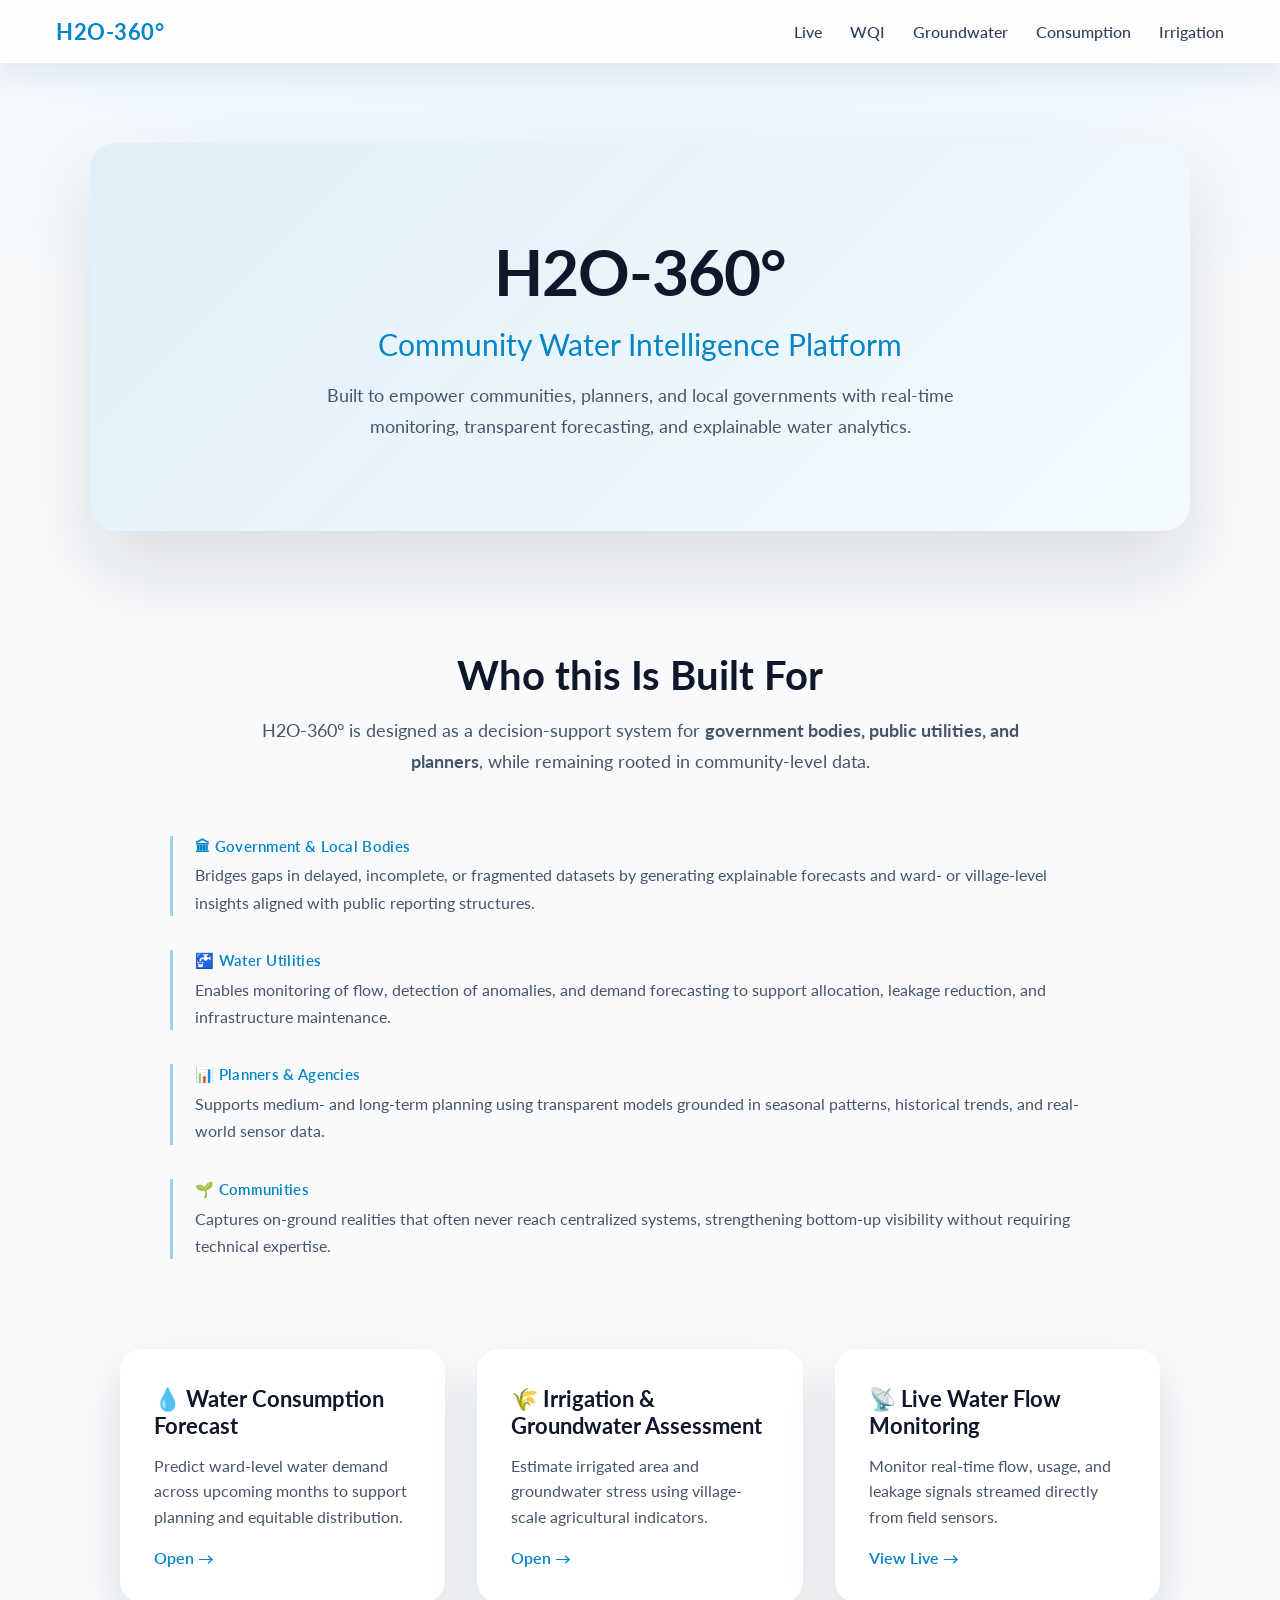
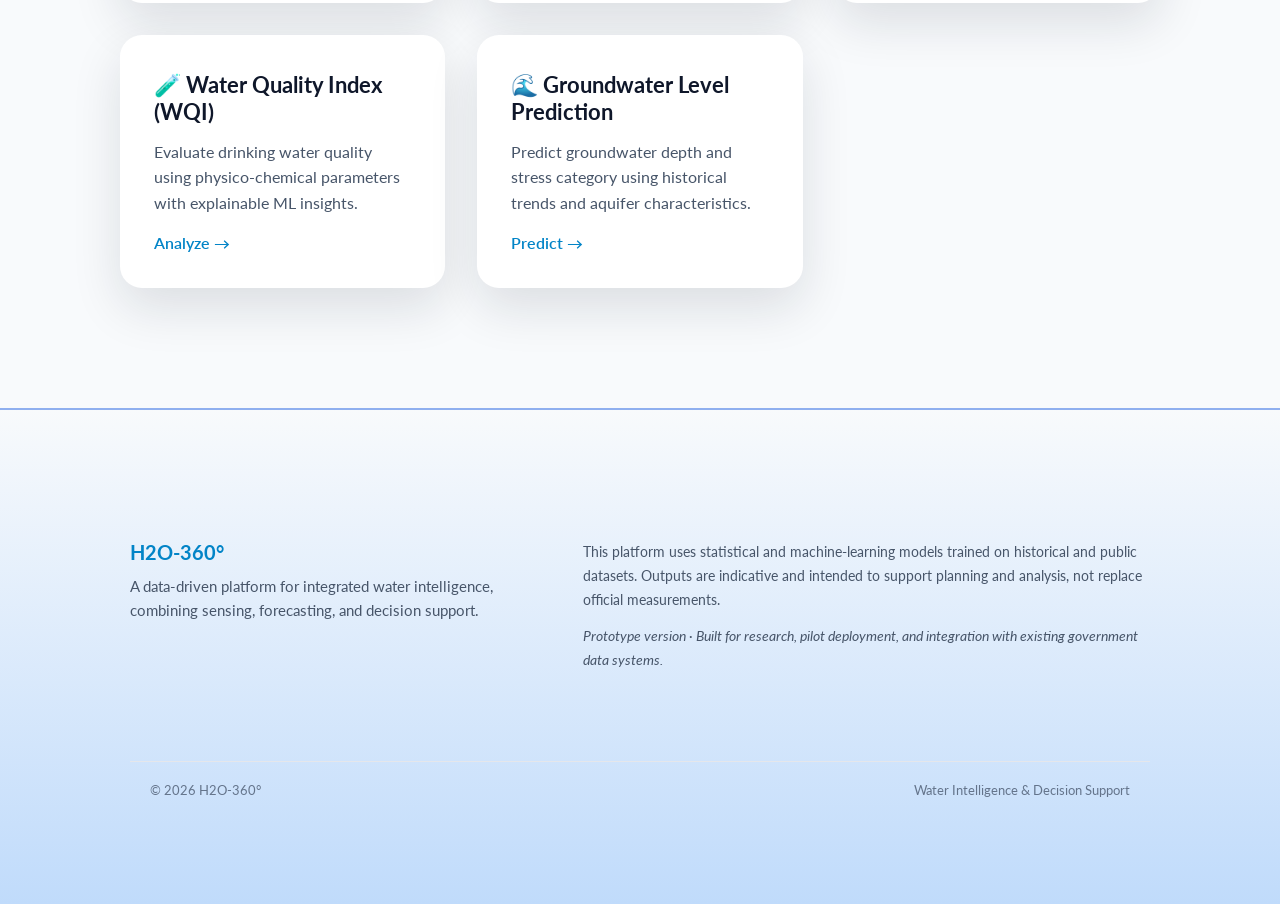
<file: templates/index.html>
<!DOCTYPE html>
<html lang="en">
<head>
    <meta charset="UTF-8">
    <title>H2O-360° | Community Water Intelligence</title>

    <link rel="preconnect" href="https://fonts.gstatic.com" crossorigin>
    <link href="https://fonts.googleapis.com/css2?family=Lato:wght@300;400;700&display=swap" rel="stylesheet">

    <style>
        /* ===== RESET ===== */
        * {
            margin: 0;
            padding: 0;
            box-sizing: border-box;
            font-family: 'Lato', sans-serif;
        }

        body {
            background: radial-gradient(1200px 600px at 50% -10%, #e0f2fe, #f8fafc);
            color: #0f172a;
        }

        a {
            text-decoration: none;
            color: inherit;
        }

        /* ===== NAVBAR ===== */
        .navbar {
            position: sticky;
            top: 0;
            z-index: 10;
            display: flex;
            justify-content: space-between;
            align-items: center;
            padding: 18px 56px;
            background: rgba(255,255,255,0.85);
            backdrop-filter: blur(10px);
            box-shadow: 0 10px 30px rgba(15,23,42,0.08);
        }

        .logo {
            font-size: 22px;
            font-weight: 700;
            color: #0284c7;
            letter-spacing: 0.5px;
        }

        .nav-links {
            display: flex;
            list-style: none;
            gap: 28px;
        }

        .nav-links a {
            font-weight: 500;
            color: #334155;
            position: relative;
        }

        .nav-links a::after {
            content: "";
            position: absolute;
            left: 0;
            bottom: -4px;
            width: 0;
            height: 2px;
            background: #0284c7;
            transition: width 0.3s ease;
        }

        .nav-links a:hover::after {
            width: 100%;
        }

        /* ===== HERO ===== */
        .hero {
            max-width: 1100px;
            margin: 80px auto 40px;
            padding: 90px 60px;
            border-radius: 26px;
            background:
                linear-gradient(135deg, rgba(2,132,199,0.12), rgba(14,165,233,0.05)),
                white;
            box-shadow: 0 40px 80px rgba(15,23,42,0.12);
            text-align: center;
            animation: fadeUp 0.9s ease forwards;
        }

        .hero h1 {
            font-size: clamp(44px, 6vw, 64px);
            font-weight: 700;
            letter-spacing: -1px;
            margin-bottom: 16px;
        }

        .hero-content h2 {
            font-size: clamp(22px, 3vw, 30px);
            font-weight: 400;
            color: #0284c7;
            margin-bottom: 18px;
        }

        .hero-content p {
            max-width: 700px;
            margin: 0 auto;
            font-size: 18px;
            line-height: 1.7;
            color: #475569;
        }

        /* ===== COMMUNITY SECTION ===== */
        .community {
            max-width: 900px;
            margin: 80px auto 40px;
            text-align: center;
            padding: 0 20px;
        }

        .community h2 {
            font-size: 34px;
            margin-bottom: 14px;
        }

        .community p {
            font-size: 17px;
            color: #475569;
            line-height: 1.7;
            max-width: 720px;
            margin: 0 auto;
        }

        /* ===== TOOL GRID ===== */
        .tool-grid {
            max-width: 1100px;
            margin: 70px auto 120px;
            display: grid;
            grid-template-columns: repeat(auto-fit, minmax(280px, 1fr));
            gap: 32px;
            padding: 0 30px;
        }

        .tool-card {
            position: relative;
            background: white;
            border-radius: 22px;
            padding: 36px 34px;
            box-shadow: 0 20px 50px rgba(15,23,42,0.12);
            transition: transform 0.35s ease, box-shadow 0.35s ease;
            overflow: hidden;
        }

        .tool-card::before {
            content: "";
            position: absolute;
            inset: 0;
            background: linear-gradient(
                135deg,
                rgba(56,189,248,0.18),
                rgba(14,165,233,0.08)
            );
            opacity: 0;
            transition: opacity 0.35s ease;
        }

        .tool-card:hover::before {
            opacity: 1;
        }

        .tool-card:hover {
            transform: translateY(-10px);
            box-shadow: 0 35px 80px rgba(15,23,42,0.18);
        }

        .tool-card h3 {
            font-size: 22px;
            margin-bottom: 14px;
            position: relative;
            z-index: 1;
        }

        .tool-card p {
            font-size: 16px;
            color: #475569;
            line-height: 1.6;
            position: relative;
            z-index: 1;
        }

        .tool-card span {
            display: inline-block;
            margin-top: 18px;
            font-weight: 600;
            color: #0284c7;
            position: relative;
            z-index: 1;
        }

        /* ===== ANIMATION ===== */
        @keyframes fadeUp {
            from {
                opacity: 0;
                transform: translateY(24px);
            }
            to {
                opacity: 1;
                transform: translateY(0);
            }
        }

        @media (max-width: 600px) {
            .hero {
                padding: 70px 26px;
            }
        }

        /* ===== FOOTER ===== */
.footer {
    margin-top: 120px;
    background: linear-gradient(
        180deg,
        rgba(2,132,199,0.08),
        rgba(255,255,255,0.95)
    );
    border-top: 1px solid rgba(15,23,42,0.08);
}

.footer-inner {
    max-width: 1200px;
    margin: 0 auto;
    padding: 60px 40px 40px;
    display: grid;
    grid-template-columns: 1.2fr 1fr 1.4fr;
    gap: 48px;
}

.footer-brand h3 {
    font-size: 22px;
    font-weight: 700;
    color: #0284c7;
    margin-bottom: 14px;
}

.footer-brand p {
    font-size: 15.5px;
    line-height: 1.7;
    color: #475569;
}

.footer-section h4 {
    font-size: 16px;
    font-weight: 700;
    margin-bottom: 14px;
    color: #0f172a;
}

.footer-section ul {
    list-style: none;
}

.footer-section ul li {
    font-size: 15px;
    margin-bottom: 8px;
    color: #475569;
}

.footer-section p {
    font-size: 15px;
    line-height: 1.7;
    color: #475569;
}

.footer-bottom {
    text-align: center;
    padding: 18px 20px 26px;
    font-size: 13.5px;
    color: #64748b;
}

/* ===== RESPONSIVE ===== */
@media (max-width: 900px) {
    .footer-inner {
        grid-template-columns: 1fr;
        gap: 36px;
    }
}
/* ===== COMMUNITY / AUDIENCE SECTION ===== */
.community-section {
    max-width: 1100px;
    margin: 100px auto 80px;
    padding: 0 30px;
    text-align: center;
}

.community-section h2 {
    font-size: clamp(30px, 4vw, 38px);
    margin-bottom: 18px;
    color: #0f172a;
}

.community-lead {
    max-width: 820px;
    margin: 0 auto 50px;
    font-size: 18px;
    line-height: 1.7;
    color: #475569;
}

.audience-grid {
    display: grid;
    grid-template-columns: repeat(auto-fit, minmax(240px, 1fr));
    gap: 28px;
}

.audience-card {
    background: white;
    padding: 30px 28px;
    border-radius: 20px;
    box-shadow: 0 16px 40px rgba(15,23,42,0.1);
    transition: transform 0.3s ease, box-shadow 0.3s ease;
    text-align: left;
}

.audience-card:hover {
    transform: translateY(-8px);
    box-shadow: 0 28px 60px rgba(15,23,42,0.16);
}

.audience-card h3 {
    font-size: 18px;
    margin-bottom: 10px;
    color: #0284c7;
}

.audience-card p {
    font-size: 15.5px;
    line-height: 1.6;
    color: #475569;
}

/* ===== AUDIENCE SECTION (NO CARDS) ===== */
.audience-section {
    max-width: 1000px;
    margin: 120px auto 90px;
    padding: 0 30px;
}

.audience-header {
    text-align: center;
    margin-bottom: 60px;
}

.audience-header h2 {
    font-size: clamp(32px, 4vw, 40px);
    margin-bottom: 16px;
    color: #0f172a;
}

.audience-header p {
    max-width: 820px;
    margin: 0 auto;
    font-size: 18px;
    line-height: 1.7;
    color: #475569;
}

.audience-list {
    display: flex;
    flex-direction: column;
    gap: 34px;
}

.audience-item {
    padding-left: 22px;
    border-left: 3px solid rgba(2, 132, 199, 0.35);
}

.audience-tag {
    display: inline-block;
    font-weight: 600;
    font-size: 15px;
    letter-spacing: 0.3px;
    color: #0284c7;
    margin-bottom: 6px;
}

.audience-item p {
    font-size: 16px;
    line-height: 1.7;
    color: #475569;
    max-width: 900px;
}

.site-footer {
    margin-top: 120px;
    padding: 70px 24px 40px;
    background: linear-gradient(
        180deg,
        #f8fafc,
        #c0dbfb
    );
    border-top: 2px solid #8fafef;
}

.footer-inner {
    max-width: 1100px;
    margin: 0 auto;
    display: grid;
    grid-template-columns: 1fr 1.4fr;
    gap: 48px;
}

.footer-brand h3 {
    font-size: 20px;
    font-weight: 700;
    color: #0284c7;
    margin-bottom: 10px;
}

.footer-brand p {
    font-size: 15px;
    line-height: 1.6;
    color: #475569;
    max-width: 420px;
}

.footer-meta p {
    font-size: 14px;
    line-height: 1.7;
    color: #475569;
    margin-bottom: 12px;
}

.footer-note {
    font-style: italic;
    color: #64748b;
}

.footer-bottom {
    grid-column: 1 / -1;
    margin-top: 30px;
    padding-top: 20px;
    border-top: 1px solid #e5e7eb;
    display: flex;
    justify-content: space-between;
    font-size: 13px;
    color: #64748b;
}

@media (max-width: 768px) {
    .footer-inner {
        grid-template-columns: 1fr;
        gap: 28px;
    }

    .footer-bottom {
        flex-direction: column;
        gap: 8px;
    }
}



    </style>
</head>

<body>

<nav class="navbar">
    <div class="logo">H2O-360°</div>
    <ul class="nav-links">
        <li><a href="/live" target="_blank">Live</a></li>
        <li><a href="/wqi" target="_blank">WQI</a></li>
        <li><a href="/groundwater" target="_blank">Groundwater</a></li>
        <li><a href="/consumption" target="_blank">Consumption</a></li>
        <li><a href="/irrigation" target="_blank">Irrigation</a></li>
    </ul>
</nav>

<main>

    <!-- HERO -->
    <section class="hero">
        <h1>H2O-360°</h1>
        <div class="hero-content">
            <h2>Community Water Intelligence Platform</h2>
            <p>
                Built to empower communities, planners, and local governments
                with real-time monitoring, transparent forecasting, and
                explainable water analytics.
            </p>
        </div>
    </section>

    <!-- COMMUNITY MESSAGE -->
    <section class="audience-section">
    <div class="audience-header">
        <h2>Who this Is Built For</h2>
        <p>
            H2O-360° is designed as a decision-support system for
            <strong>government bodies, public utilities, and planners</strong>,
            while remaining rooted in community-level data.
        </p>
    </div>

    <div class="audience-list">

        <div class="audience-item">
            <span class="audience-tag">🏛 Government & Local Bodies</span>
            <p>
                Bridges gaps in delayed, incomplete, or fragmented datasets by
                generating explainable forecasts and ward- or village-level insights
                aligned with public reporting structures.
            </p>
        </div>

        <div class="audience-item">
            <span class="audience-tag">🚰 Water Utilities</span>
            <p>
                Enables monitoring of flow, detection of anomalies, and demand
                forecasting to support allocation, leakage reduction,
                and infrastructure maintenance.
            </p>
        </div>

        <div class="audience-item">
            <span class="audience-tag">📊 Planners & Agencies</span>
            <p>
                Supports medium- and long-term planning using transparent models
                grounded in seasonal patterns, historical trends,
                and real-world sensor data.
            </p>
        </div>

        <div class="audience-item">
            <span class="audience-tag">🌱 Communities</span>
            <p>
                Captures on-ground realities that often never reach centralized
                systems, strengthening bottom-up visibility without requiring
                technical expertise.
            </p>
        </div>

    </div>
</section>



    <!-- TOOLS -->
    <section class="tool-grid">

        <a href="/consumption" class="tool-card">
            <h3>💧 Water Consumption Forecast</h3>
            <p>
                Predict ward-level water demand across upcoming months
                to support planning and equitable distribution.
            </p>
            <span>Open →</span>
        </a>

        <a href="/irrigation" class="tool-card">
            <h3>🌾 Irrigation & Groundwater Assessment</h3>
            <p>
                Estimate irrigated area and groundwater stress using
                village-scale agricultural indicators.
            </p>
            <span>Open →</span>
        </a>

        <a href="/live" class="tool-card">
            <h3>📡 Live Water Flow Monitoring</h3>
            <p>
                Monitor real-time flow, usage, and leakage signals
                streamed directly from field sensors.
            </p>
            <span>View Live →</span>
        </a>

        <a href="/wqi" class="tool-card">
            <h3>🧪 Water Quality Index (WQI)</h3>
            <p>
                Evaluate drinking water quality using physico-chemical
                parameters with explainable ML insights.
            </p>
            <span>Analyze →</span>
        </a>

        <a href="/groundwater" class="tool-card">
            <h3>🌊 Groundwater Level Prediction</h3>
            <p>
                Predict groundwater depth and stress category
                using historical trends and aquifer characteristics.
            </p>
            <span>Predict →</span>
        </a>

    </section>

<footer class="site-footer">
    <div class="footer-inner">

        <div class="footer-brand">
            <h3>H2O-360°</h3>
            <p>
                A data-driven platform for integrated water intelligence,
                combining sensing, forecasting, and decision support.
            </p>
        </div>

        <div class="footer-meta">
            <p>
                This platform uses statistical and machine-learning models
                trained on historical and public datasets. Outputs are
                indicative and intended to support planning and analysis,
                not replace official measurements.
            </p>

            <p class="footer-note">
                Prototype version · Built for research, pilot deployment,
                and integration with existing government data systems.
            </p>
        </div>

        <div class="footer-bottom">
            <span>© 2026 H2O-360°</span>
            <span>Water Intelligence & Decision Support</span>
        </div>

    </div>
</footer>



</main>

</body>
</html>
</file>
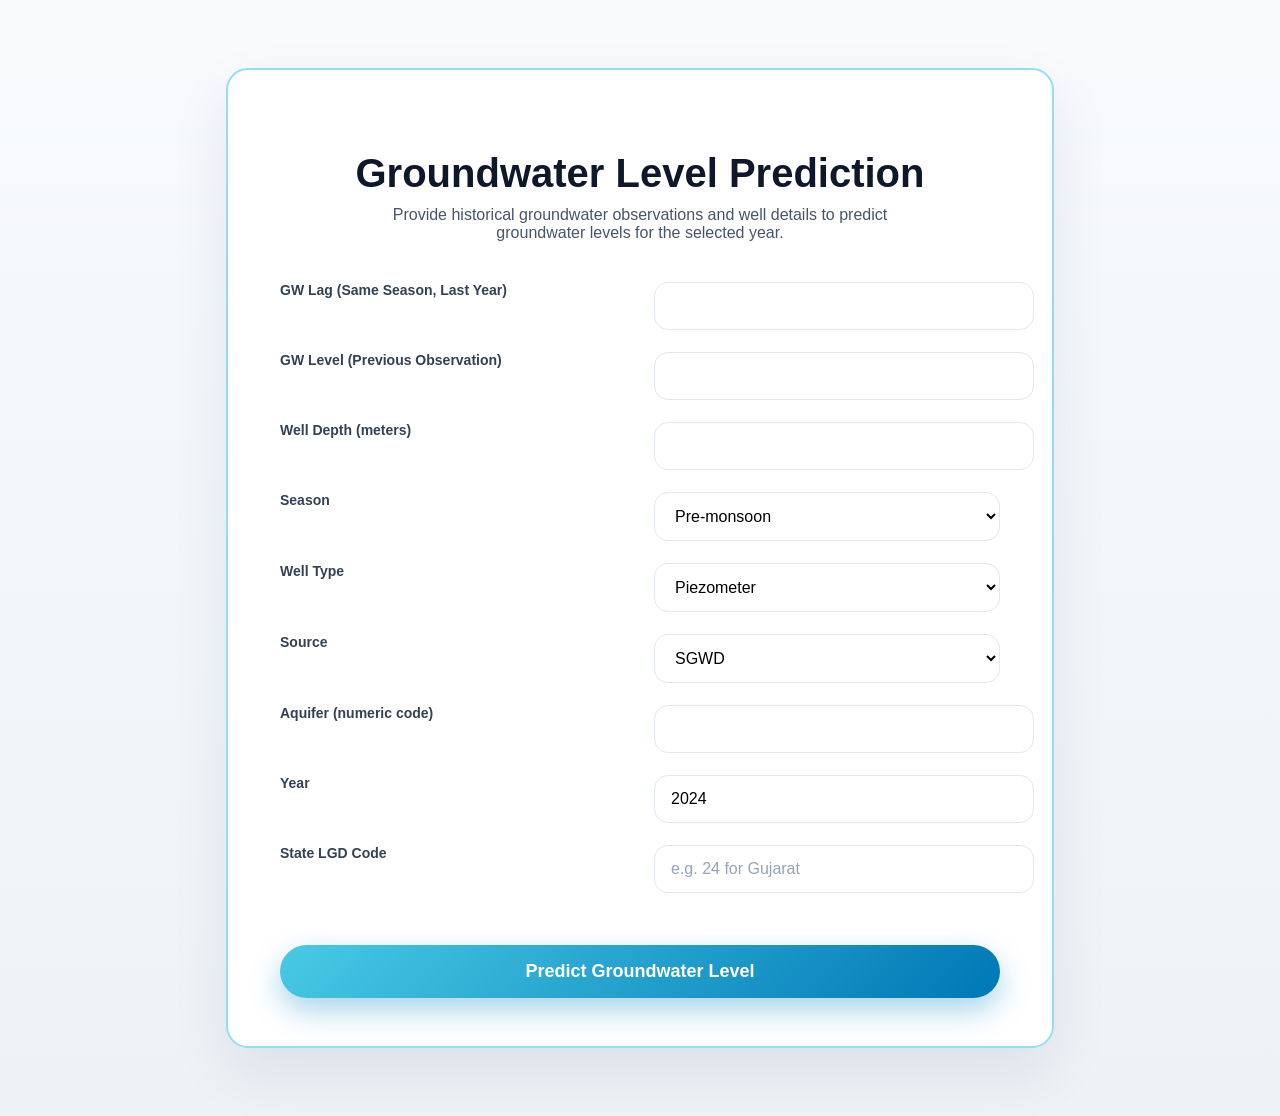
<file: templates/groundwater_input.html>
<!DOCTYPE html>
<html lang="en">
<head>
    <meta charset="UTF-8">
    <title>Groundwater Level Prediction</title>

    <style>
        /* ===== PAGE BACKGROUND ===== */
        body {
            font-family: 'Inter', Arial, sans-serif;
            background: linear-gradient(180deg, #f8fafc, #eef2f7);
            padding: 60px 20px;
        }

        /* ===== CARD ===== */
        .gw-container {
            max-width: 720px;
            margin: auto;
            background: white;
            padding: 48px 52px;
            border-radius: 22px;
            box-shadow: 0 25px 60px rgba(15, 23, 42, 0.08);
            border: 2px solid #90e0ef;
        }

        /* ===== HEADINGS ===== */
        .gw-container h2 {
            text-align: center;
            font-size: 40px;
            font-weight: 700;
            color: #0f172a;
            margin-bottom: 10px;
        }

        .gw-subtitle {
            text-align: center;
            font-size: 16px;
            color: #475569;
            max-width: 520px;
            margin: 0 auto 40px;
        }

        /* ===== FORM GRID ===== */
        form {
            display: grid;
            grid-template-columns: 1fr 1fr;
            gap: 22px 28px;
        }

        /* ===== LABELS ===== */
        label {
            font-size: 14px;
            font-weight: 600;
            color: #334155;
        }

        /* ===== INPUTS ===== */
        input,
        select {
            width: 100%;
            padding: 14px 16px;
            font-size: 16px;
            border-radius: 14px;
            border: 1.5px solid #e2e8f0;
            outline: none;
            background: #ffffff;
            transition: all 0.25s ease;
        }

        input::placeholder {
            color: #94a3b8;
        }

        input:focus,
        select:focus {
            border-color: #0284c7;
            box-shadow: 0 0 0 4px rgba(2, 132, 199, 0.15);
        }

        /* ===== FULL WIDTH ===== */
        button {
            grid-column: span 2;
        }

        /* ===== BUTTON ===== */
        button {
            margin-top: 30px;
            padding: 16px;
            font-size: 18px;
            font-weight: 600;
            color: white;
            border: none;
            border-radius: 999px;
            cursor: pointer;
            background: linear-gradient(135deg, #48cae4, #0077b6);
            box-shadow: 0 12px 30px rgba(2, 132, 199, 0.35);
            transition: transform 0.25s ease, box-shadow 0.25s ease;
        }

        button:hover {
            transform: translateY(-2px);
            box-shadow: 0 18px 45px rgba(2, 132, 199, 0.45);
        }

        /* ===== RESPONSIVE ===== */
        @media (max-width: 768px) {
            .gw-container {
                padding: 36px 28px;
            }

            form {
                grid-template-columns: 1fr;
            }

            button {
                grid-column: span 1;
            }

            .gw-container h2 {
                font-size: 32px;
            }
        }
    </style>
</head>
<body>

    <div class="gw-container">
        <h2>Groundwater Level Prediction</h2>
        <p class="gw-subtitle">
            Provide historical groundwater observations and well details to
            predict groundwater levels for the selected year.
        </p>

        <form action="/groundwater-predict" method="POST">

            <label>GW Lag (Same Season, Last Year)</label>
            <input type="number" step="0.01" name="lag_same" required>

            <label>GW Level (Previous Observation)</label>
            <input type="number" step="0.01" name="lag" required>

            <label>Well Depth (meters)</label>
            <input type="number" step="0.1" name="depth" required>

            <label>Season</label>
            <select name="season" required>
                <option value="0">Pre-monsoon</option>
                <option value="1">Post-monsoon</option>
            </select>

            <label>Well Type</label>
            <select name="type" required>
                <option value="0">Piezometer</option>
                <option value="1">Dug Well</option>
            </select>

            <label>Source</label>
            <select name="source" required>
                <option value="0">SGWD</option>
            </select>

            <label>Aquifer (numeric code)</label>
            <input type="number" name="aquifer" required>

            <label>Year</label>
            <input type="number" name="year" value="2024" required>

            <label>State LGD Code</label>
            <input type="number" name="state_lgd" placeholder="e.g. 24 for Gujarat" required>

            <button type="submit">Predict Groundwater Level</button>

        </form>
    </div>

</body>
</html>
</file>
